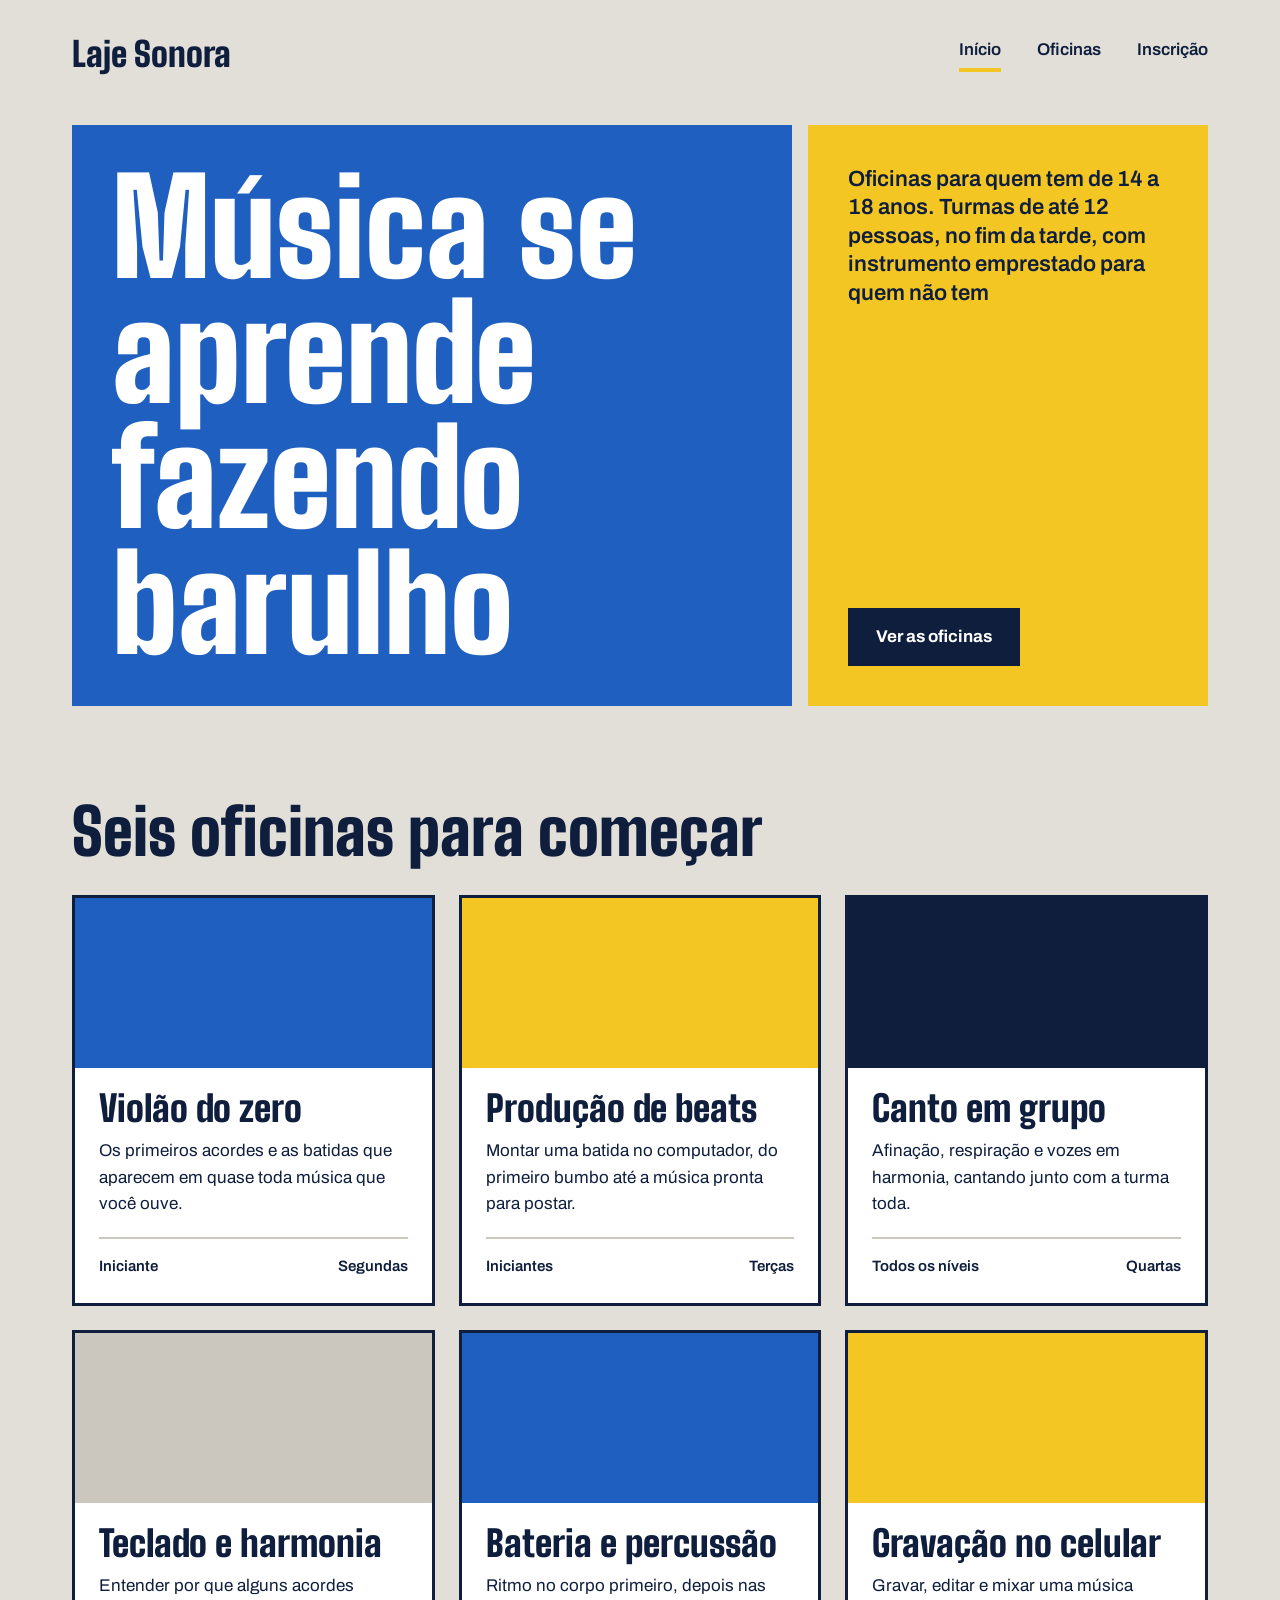
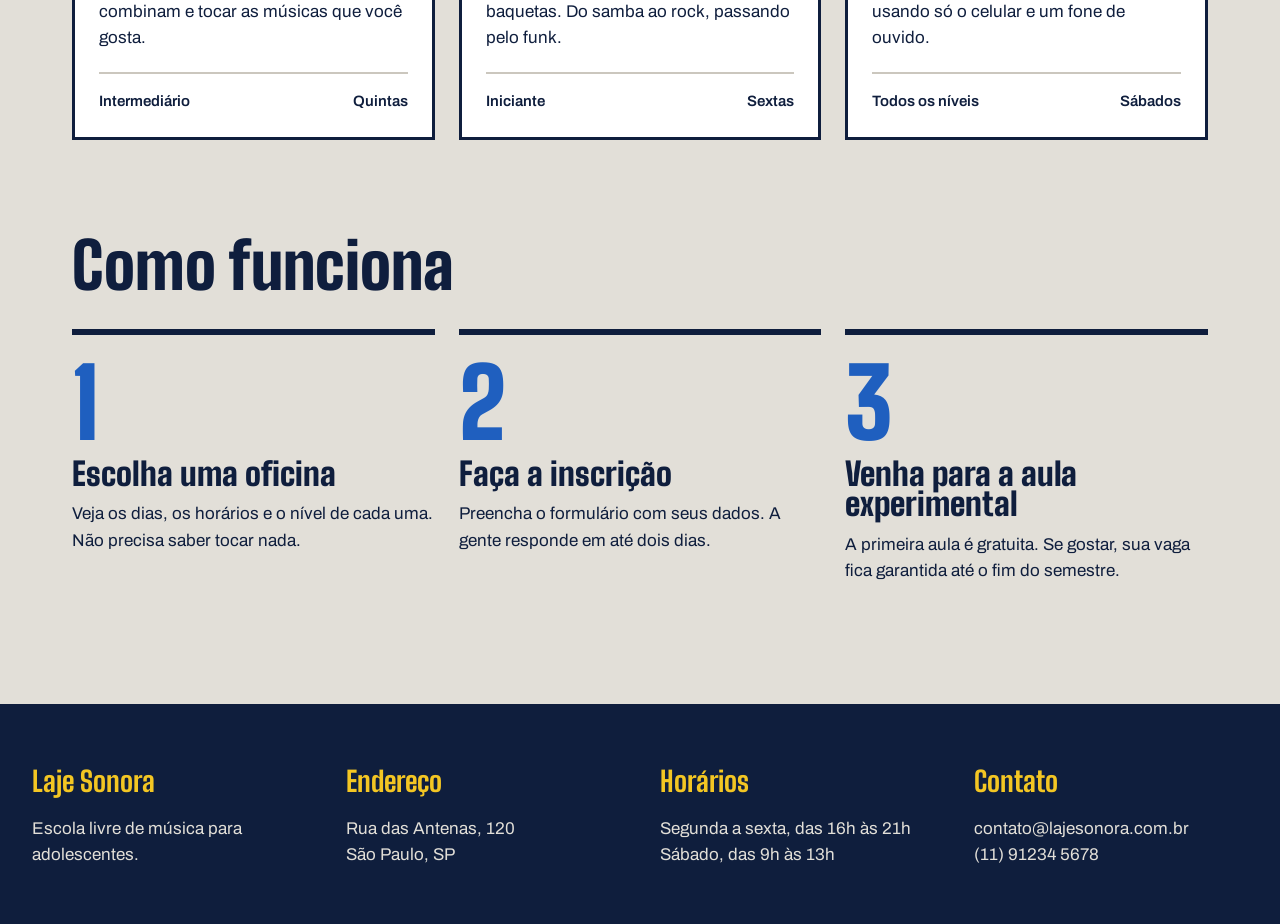
<file: index.html>
<!DOCTYPE html>
<html lang="pt-BR">
<head>
    <meta charset="UTF-8">
    <meta name="viewport" content="width=device-width, initial-scale=1.0">
<link rel="preconnect" href="https://fonts.googleapis.com">
<link rel="preconnect" href="https://fonts.gstatic.com" crossorigin>
<link href="https://fonts.googleapis.com/css2?family=Archivo:ital,wght@0,100..900;1,100..900&family=Big+Shoulders:opsz,wght@10..72,100..900&display=swap" rel="stylesheet">

    <link rel="stylesheet" href="index.css">
  
<title>Laje Sonora | Início</title>
</head>
<body>
    <header class="conteudo topo ">
        <a href="index.html" class="logo">Laje Sonora</a>

        <nav class="menu">
            <a href="index.html" class="atual">Início</a>
            <a href="oficinas.html">Oficinas</a>
            <a href="inscricao.html">Inscrição</a>
        </nav>
    </header>

        <main>
         <section class="conteudo cartazes"> 
            <div class="cartaz cartaz-principal ">
                <h1>Música se aprende fazendo barulho</h1>
            </div>    
            <div class="cartaz cartaz-lateral">
             <p>Oficinas para quem tem de 14 a 18 anos. Turmas de até 12 pessoas, no fim da tarde, com instrumento emprestado para quem não tem</p>
         <a href="oficinas.html" class="botao">Ver as oficinas</a>
            </div>
          </section>
          <section class="conteudo secao">
            <h2 class="titulo-secao">Seis oficinas para começar</h2>
           <div class="cards">
            <div class="cards">
   
                <article class="card">
                    <div class="foto foto-azul"></div>
                    <div class="card-texto">
                        <h3>Violão do zero</h3>
                        <p>Os primeiros acordes e as batidas que aparecem em quase toda música que você ouve.</p>
                        <div class="card-info">
                            <span>Iniciante</span>
                            <span>Segundas</span>
                        </div>
                    </div>
                </article>
            
               
                <article class="card">
                    <div class="foto foto-amarela"></div>
                    <div class="card-texto">
                        <h3>Produção de beats</h3>
                        <p>Montar uma batida no computador, do primeiro bumbo até a música pronta para postar.</p>
                        <div class="card-info">
                            <span>Iniciantes</span>
                            <span>Terças</span>
                        </div>
                    </div>
                </article>
            
               
                <article class="card">
                    <div class="foto foto-tinta"></div>
                    <div class="card-texto">
                        <h3>Canto em grupo</h3>
                        <p>Afinação, respiração e vozes em harmonia, cantando junto com a turma toda.</p>
                        <div class="card-info">
                            <span>Todos os níveis</span>
                            <span>Quartas</span>
                        </div>
                    </div>
                </article>
            
               
                <article class="card">
                    <div class="foto"></div>
                    <div class="card-texto">
                        <h3>Teclado e harmonia</h3>
                        <p>Entender por que alguns acordes combinam e tocar as músicas que você gosta.</p>
                        <div class="card-info">
                            <span>Intermediário</span>
                            <span>Quintas</span>
                        </div>
                    </div>
                </article>
            
            
                <article class="card">
                    <div class="foto foto-azul"></div>
                    <div class="card-texto">
                        <h3>Bateria e percussão</h3>
                        <p>Ritmo no corpo primeiro, depois nas baquetas. Do samba ao rock, passando pelo funk.</p>
                        <div class="card-info">
                            <span>Iniciante</span>
                            <span>Sextas</span>
                        </div>
                    </div>
                </article>
            
              
                <article class="card">
                    <div class="foto foto-amarela"></div>
                    <div class="card-texto">
                        <h3>Gravação no celular</h3>
                        <p>Gravar, editar e mixar uma música usando só o celular e um fone de ouvido.</p>
                        <div class="card-info">
                            <span>Todos os níveis</span>
                            <span>Sábados</span>
                        </div>
                    </div>
                </article>
            </div>
            
           </div>
          </section>
          <section class="conteudo secao">
         <h2 class="titulo-secao">Como funciona</h2>
        <div class="passos">

            <div class="passo">
                <p class="passo-numero">1</p>
                <h3>Escolha uma oficina</h3>
                <p>Veja os dias, os horários e o nível de cada uma. Não precisa saber tocar nada.</p>
            </div>

            <div class="passo">
                <p class="passo-numero">2</p>
                <h3>Faça a inscrição</h3>
                <p>Preencha o formulário com seus dados. A gente responde em até dois dias.</p>
            </div>

            <div class="passo">
                <p class="passo-numero">3</p>
                <h3>Venha para a aula experimental</h3>
                <p>A primeira aula é gratuita. Se gostar, sua vaga fica garantida até o fim do semestre.</p>
            </div>

         </div>
          </section>
        </main>
        <footer class="rodape">
            <div class="conteudo rodape-colunas">
                <div class="rodape-coluna">
                    <h4>Laje Sonora</h4>
                    <p>Escola livre de música para adolescentes.</p>
                </div>
            </div>
            <div class="conteudo rodape-colunas">
                <div class="rodape-coluna">
                    <h4>Endereço</h4>
                    <p>Rua das Antenas, 120 <br> São Paulo, SP</p>
                </div>
            </div>
            <div class="conteudo rodape-colunas">
                <div class="rodape-coluna">
                    <h4>Horários</h4>
                    <p>Segunda a sexta, das 16h às 21h <br> Sábado, das 9h às 13h</p>
                </div>
            </div>
            <div class="conteudo rodape-colunas">
                <div class="rodape-coluna">
                    <h4>Contato</h4>
                    <p>contato@lajesonora.com.br <br> (11) 91234 5678</p>
                </div>
            </div>


        </footer>
    
</body>
</html>
</file>
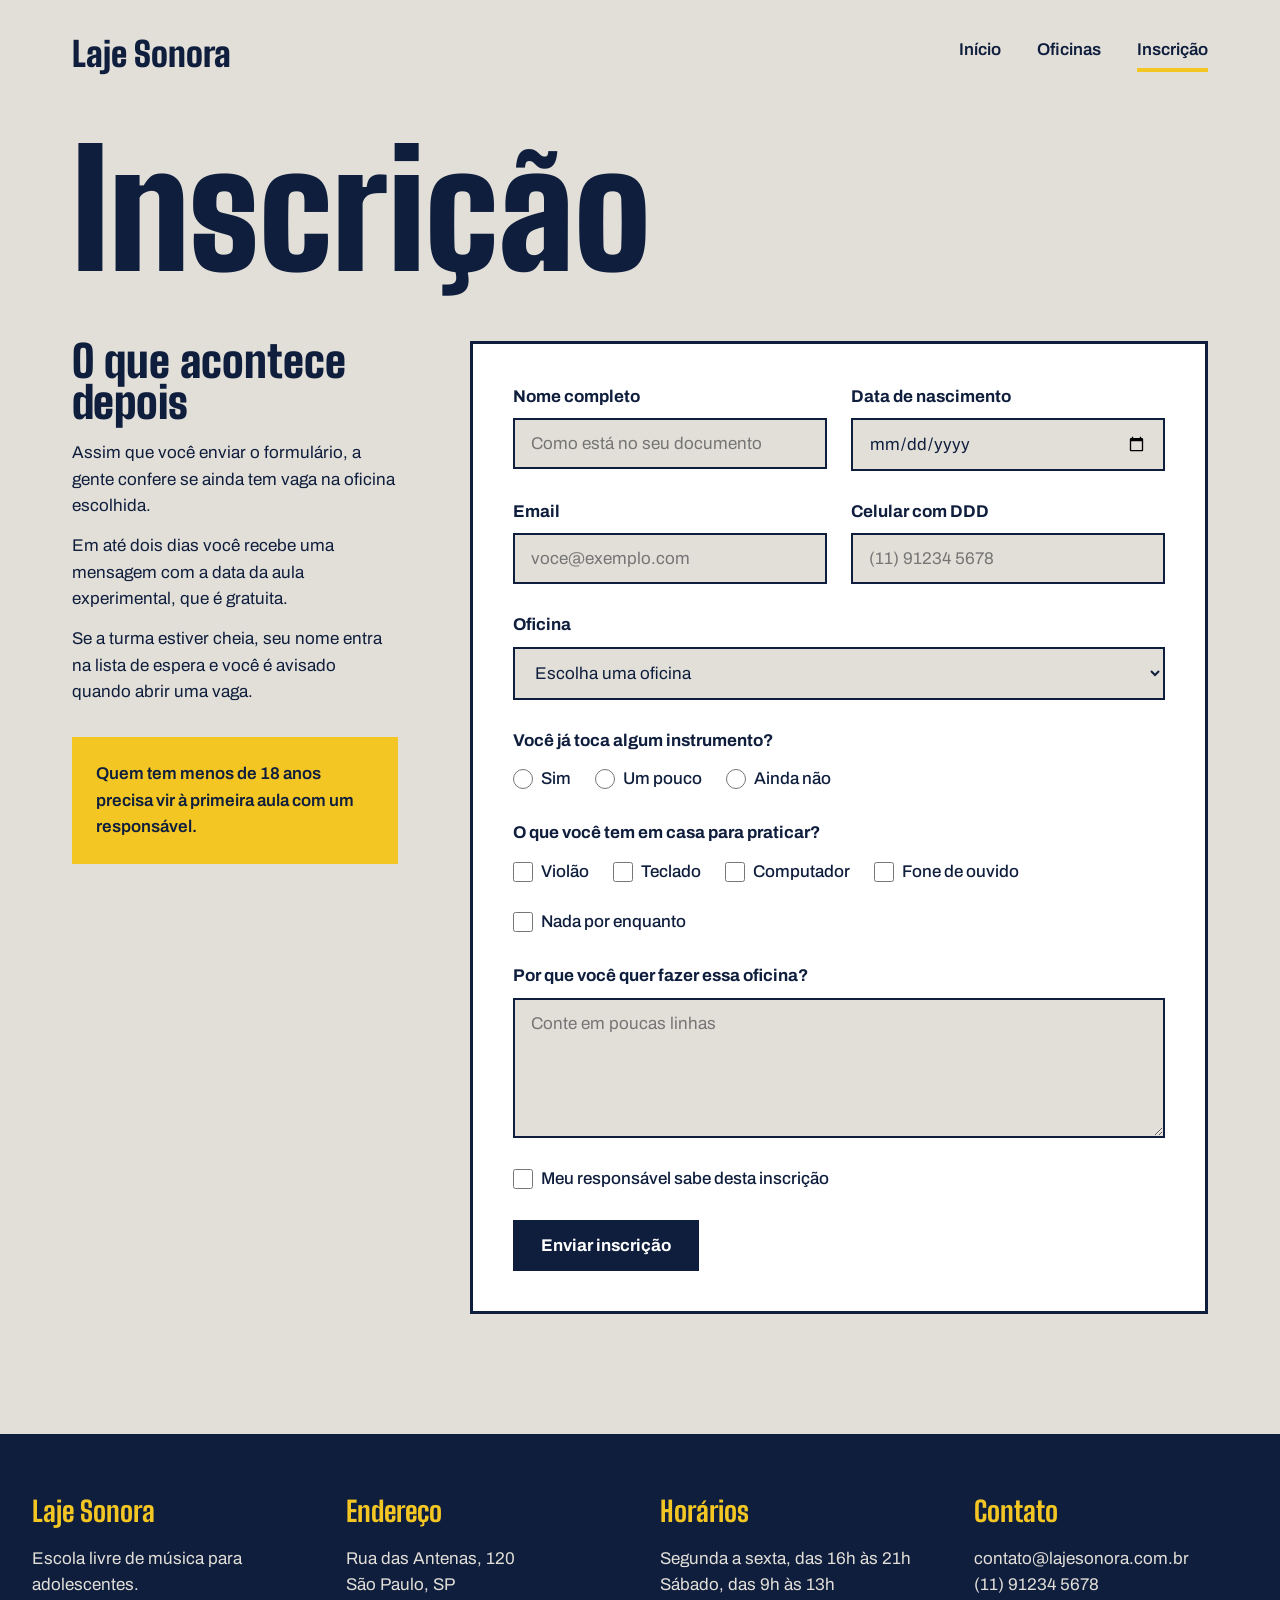
<file: inscricao.html>
<!DOCTYPE html>
<html lang="pt-br">
<head>
    <meta charset="UTF-8">
    <meta name="viewport" content="width=device-width, initial-scale=1.0">
    <link rel="preconnect" href="https://fonts.googleapis.com">
    <link rel="preconnect" href="https://fonts.gstatic.com" crossorigin>
    <link href="https://fonts.googleapis.com/css2?family=Archivo:ital,wght@0,100..900;1,100..900&family=Big+Shoulders:opsz,wght@10..72,100..900&display=swap" rel="stylesheet">

    <link rel="stylesheet" href="inscricao.css">
    <title>Laje Sonora | Inscrição</title>
</head>
<body>
    <header class="conteudo topo">
        <a href="index.html" class="logo">Laje Sonora</a>

        <nav class="menu">
            <a href="index.html">Início</a>
            <a href="oficinas.html">Oficinas</a>
            <a href="inscricao.html"class="atual">Inscrição</a>
        </nav>
    </header>

    <main class="conteudo">
        <h1 class="titulo-pagina">Inscrição</h1>
       <div class="inscricao">
        <section class="explicacao">
            <h2>O que acontece depois</h2>
            <p>Assim que você enviar o formulário, a gente confere se ainda tem vaga na oficina escolhida.</p>
        <p>Em até dois dias você recebe uma mensagem com a data da aula experimental, que é gratuita.</p>
       <p>Se a turma estiver cheia, seu nome entra na lista de espera e você é avisado quando abrir uma vaga.</p>
    <p class="aviso">Quem tem menos de 18 anos precisa vir à primeira aula com um responsável. </p>
    </section>
    <form action="#" method="post" class="formulario">
         <div class="linha">
            <div class="campo">
                <label for="nome">Nome completo</label>
                <input type="text" id="nome" name="nome" placeholder="Como está no seu documento" required>
            </div>
            <div class="campo">
                <label for="nascimento">Data de nascimento</label>
                <input type="date" id="nascimento" name="nascimento" required>
            </div>
        </div>
    <div class="linha">
            <div class="campo">
                <label for="email">Email</label>
                <input type="email" id="email" name="email" placeholder="voce@exemplo.com" required>
            </div>
            <div class="campo">
                <label for="telefone">Celular com DDD</label>
                <input type="tel" id="telefone" name="telefone" placeholder="(11) 91234 5678" required>
            </div>
        </div>
    <div class="campo">
            <label for="oficina">Oficina</label>
            <select id="oficina" name="oficina" required>
                <option value="">Escolha uma oficina</option>
                <option value="violao">Violão do zero</option>
                <option value="beats">Produção de beats</option>
                <option value="canto">Canto em grupo</option>
                <option value="teclado">Teclado e harmonia</option>
                <option value="bateria">Bateria e percussão</option>
                <option value="gravacao">Gravação no celular</option>
            </select>
        </div>
     <fieldset class="grupo">
            <legend>Você já toca algum instrumento?</legend>
            <div class="opcoes">
                <div class="opcao">
                    <input type="radio" id="tocaSim" name="toca" value="sim">
                    <label for="tocaSim">Sim</label>
                </div>
                <div class="opcao">
                    <input type="radio" id="tocaPouco" name="toca" value="pouco">
                    <label for="tocaPouco">Um pouco</label>
                </div>
                <div class="opcao">
                    <input type="radio" id="tocaNao" name="toca" value="nao">
                    <label for="tocaNao">Ainda não</label>
                </div>
            </div>
        </fieldset>
     <fieldset class="grupo">
            <legend>O que você tem em casa para praticar?</legend>
            <div class="opcoes">
                <div class="opcao">
                    <input type="checkbox" id="temViolao" name="tem" value="violao">
                    <label for="temViolao">Violão</label>
                </div>
                <div class="opcao">
                    <input type="checkbox" id="temTeclado" name="tem" value="teclado">
                    <label for="temTeclado">Teclado</label>
                </div>
                <div class="opcao">
                    <input type="checkbox" id="temComputador" name="tem" value="computador">
                    <label for="temComputador">Computador</label>
                </div>
                <div class="opcao">
                    <input type="checkbox" id="temFone" name="tem" value="fone">
                    <label for="temFone">Fone de ouvido</label>
                </div>
                <div class="opcao">
                    <input type="checkbox" id="temNada" name="tem" value="nada">
                    <label for="temNada">Nada por enquanto</label>
                </div>
            </div>
        </fieldset>
    <div class="campo">
            <label for="motivo">Por que você quer fazer essa oficina?</label>
            <textarea id="motivo" name="motivo" placeholder="Conte em poucas linhas"></textarea>
        </div>
    <div class="opcao">
            <input type="checkbox" id="responsavel" name="responsavel" required>
            <label for="responsavel">Meu responsável sabe desta inscrição</label>
        </div>
     <div>
            <button type="submit" class="botao">Enviar inscrição</button>
        </div>
    </form>
    
       </div> 
    </main>
<footer class="rodape">
        <div class="conteudo rodape-colunas">
            <div class="rodape-coluna">
                <h4>Laje Sonora</h4>
                <p>Escola livre de música para adolescentes.</p>
            </div>
        </div>
        <div class="conteudo rodape-colunas">
            <div class="rodape-coluna">
                <h4>Endereço</h4>
                <p>Rua das Antenas, 120 <br> São Paulo, SP</p>
            </div>
        </div>
        <div class="conteudo rodape-colunas">
            <div class="rodape-coluna">
                <h4>Horários</h4>
                <p>Segunda a sexta, das 16h às 21h <br> Sábado, das 9h às 13h</p>
            </div>
        </div>
        <div class="conteudo rodape-colunas">
            <div class="rodape-coluna">
                <h4>Contato</h4>
                <p>contato@lajesonora.com.br <br> (11) 91234 5678</p>
            </div>
        </div>
    </footer>
</body>
</html>
</file>
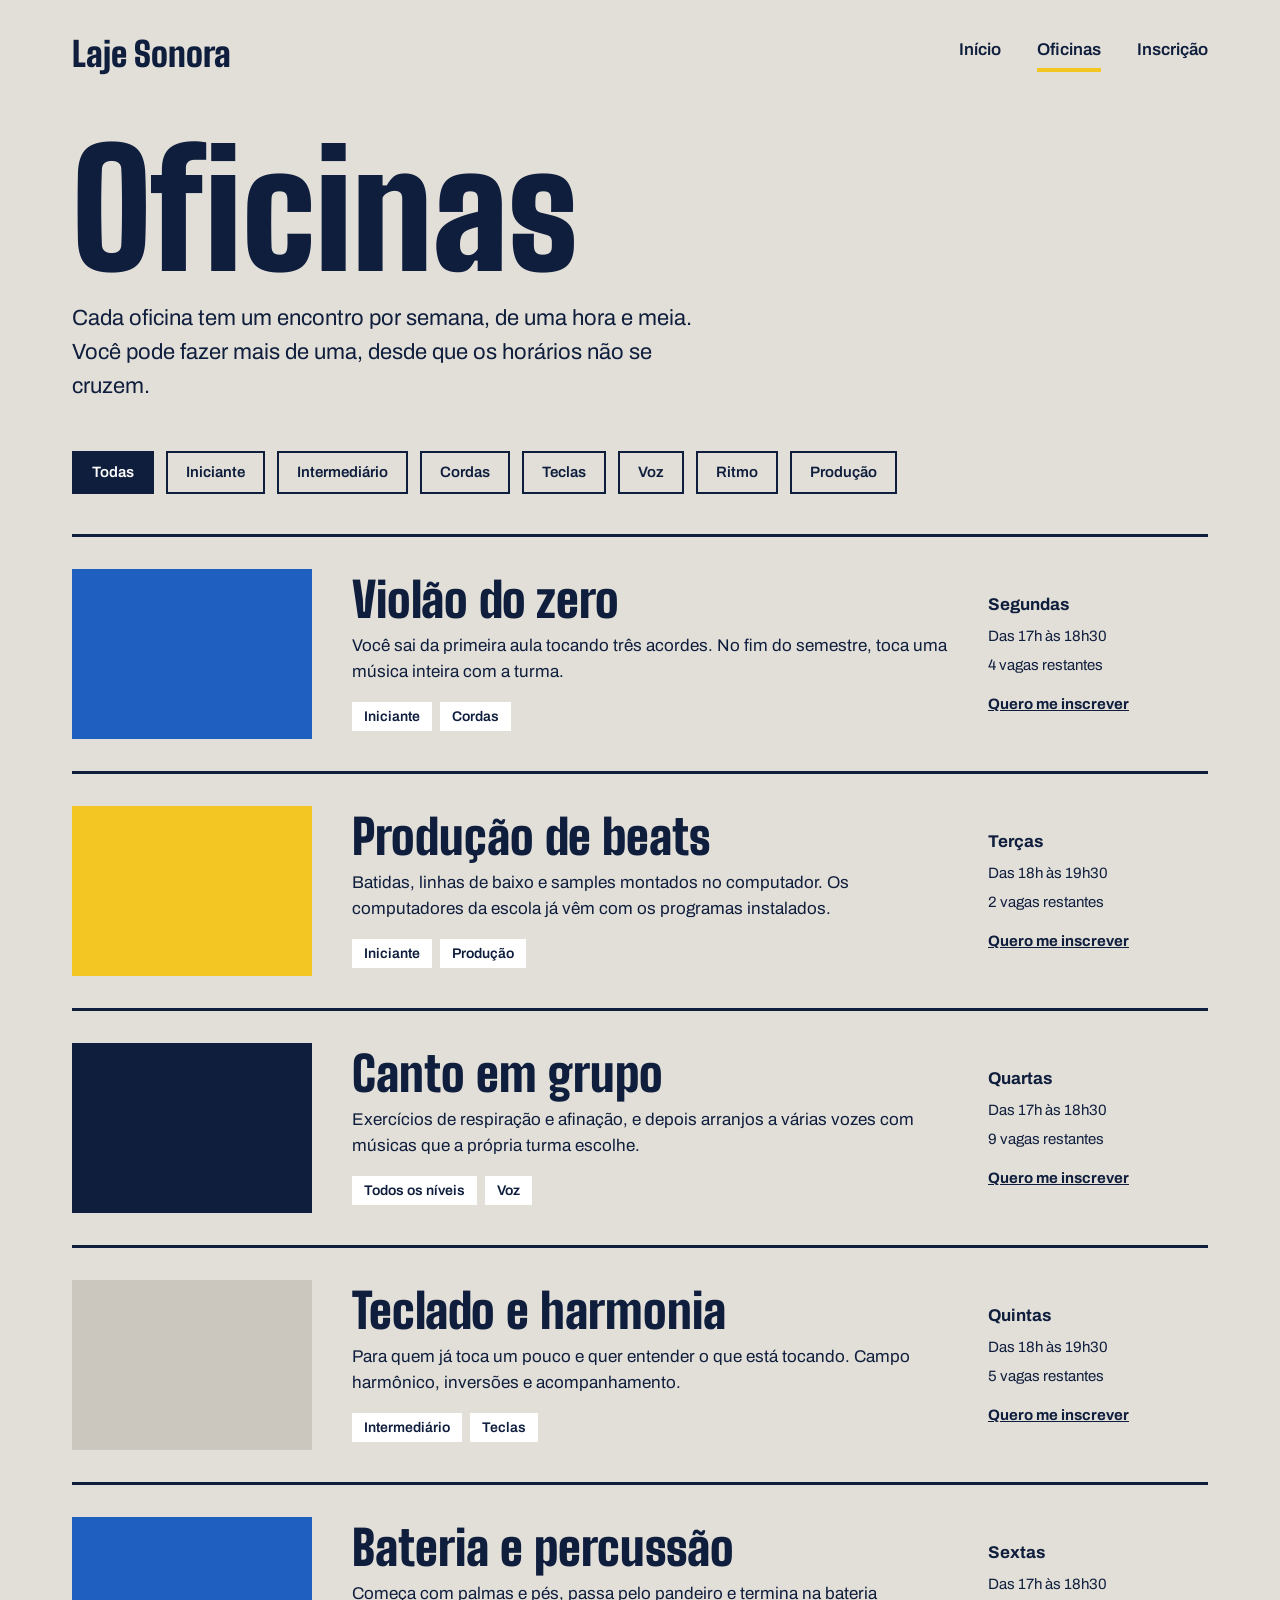
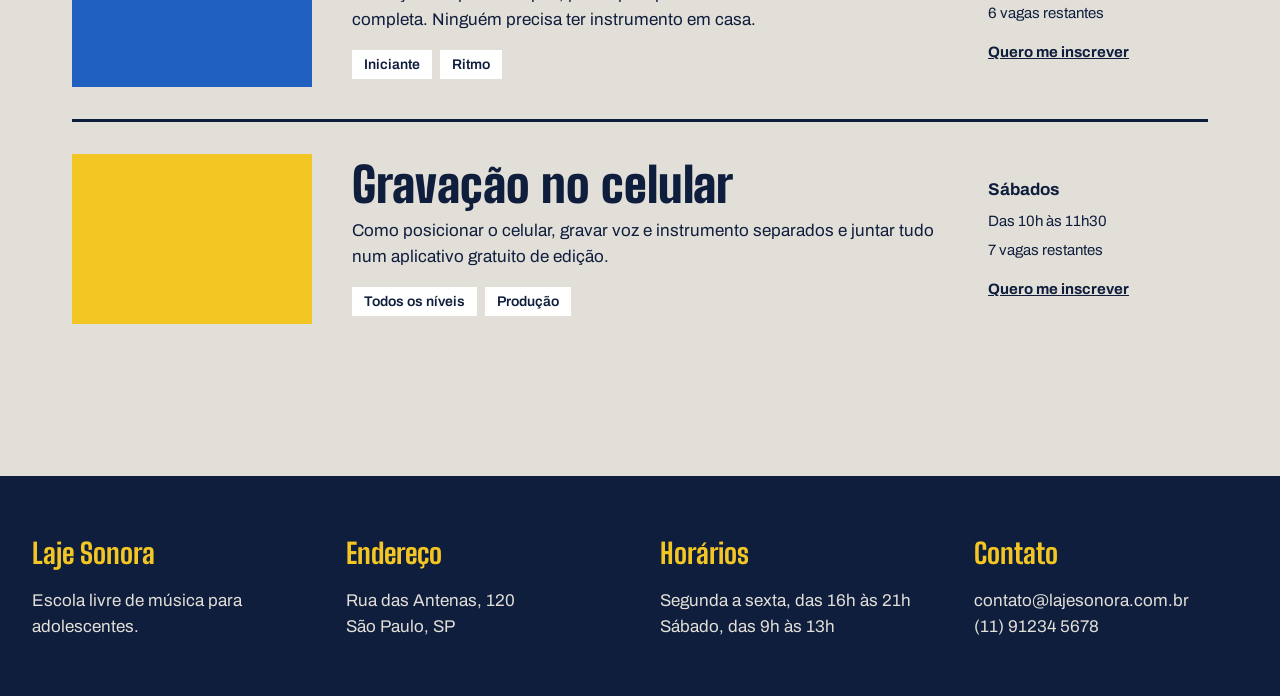
<file: oficinas.html>
<!DOCTYPE html>
<html lang="pt-br">
<head>
    <meta charset="UTF-8">
    <meta name="viewport" content="width=device-width, initial-scale=1.0">
    <link rel="preconnect" href="https://fonts.googleapis.com">
    <link rel="preconnect" href="https://fonts.gstatic.com" crossorigin>
    <link href="https://fonts.googleapis.com/css2?family=Archivo:ital,wght@0,100..900;1,100..900&family=Big+Shoulders:opsz,wght@10..72,100..900&display=swap" rel="stylesheet">

    <link rel="stylesheet" href="oficinas.css">
    <title>Laje Sonora | Oficinas</title>
</head>
<body>
    <header class="conteudo topo">
        <a href="index.html" class="logo">Laje Sonora</a>

        <nav class="menu">
            <a href="index.html">Início</a>
            <a href="oficinas.html" class="atual">Oficinas</a>
            <a href="inscricao.html">Inscrição</a>
        </nav>
    </header>

    <main class="conteudo">
        <h1 class="titulo-pagina">Oficinas</h1>
        <p class="subtitulo-pagina">Cada oficina tem um encontro por semana, de uma hora e meia. Você pode fazer mais de uma, desde que os horários não se cruzem.</p>

        <div class="filtros">
            <span class="filtro ativo">Todas</span>
            <span class="filtro">Iniciante</span>
            <span class="filtro">Intermediário</span>
            <span class="filtro">Cordas</span>
            <span class="filtro">Teclas</span>
            <span class="filtro">Voz</span>
            <span class="filtro">Ritmo</span>
            <span class="filtro">Produção</span>
        </div>

        <div class="lista">
            <article class="oficina">
                <div class="foto foto-azul"></div>
                <div class="oficina-texto">
                    <h2>Violão do zero</h2>
                    <p>Você sai da primeira aula tocando três acordes. No fim do semestre, toca uma música inteira com a turma.</p>
                    <div class="etiquetas">
                        <span class="etiqueta">Iniciante</span>
                        <span class="etiqueta">Cordas</span>
                    </div>
                </div>
                <div class="oficina-detalhes">
                    <strong>Segundas</strong>
                    <span>Das 17h às 18h30</span>
                    <span>4 vagas restantes</span>
                    <a href="inscricao.html">Quero me inscrever</a>
                </div>
            </article>

            <article class="oficina">
                <div class="foto foto-amarela"></div>
                <div class="oficina-texto">
                    <h2>Produção de beats</h2>
                    <p>Batidas, linhas de baixo e samples montados no computador. Os computadores da escola já vêm com os programas instalados.</p>
                    <div class="etiquetas">
                        <span class="etiqueta">Iniciante</span>
                        <span class="etiqueta">Produção</span>
                    </div>
                </div>
                <div class="oficina-detalhes">
                    <strong>Terças</strong>
                    <span>Das 18h às 19h30</span>
                    <span>2 vagas restantes</span>
                    <a href="inscricao.html">Quero me inscrever</a>
                </div>
            </article>

            <article class="oficina">
                <div class="foto foto-tinta"></div>
                <div class="oficina-texto">
                    <h2>Canto em grupo</h2>
                    <p>Exercícios de respiração e afinação, e depois arranjos a várias vozes com músicas que a própria turma escolhe.</p>
                    <div class="etiquetas">
                        <span class="etiqueta">Todos os níveis</span>
                        <span class="etiqueta">Voz</span>
                    </div>
                </div>
                <div class="oficina-detalhes">
                    <strong>Quartas</strong>
                    <span>Das 17h às 18h30</span>
                    <span>9 vagas restantes</span>
                    <a href="inscricao.html">Quero me inscrever</a>
                </div>
            </article>

            <article class="oficina">
                <div class="foto"></div>
                <div class="oficina-texto">
                    <h2>Teclado e harmonia</h2>
                    <p>Para quem já toca um pouco e quer entender o que está tocando. Campo harmônico, inversões e acompanhamento.</p>
                    <div class="etiquetas">
                        <span class="etiqueta">Intermediário</span>
                        <span class="etiqueta">Teclas</span>
                    </div>
                </div>
                <div class="oficina-detalhes">
                    <strong>Quintas</strong>
                    <span>Das 18h às 19h30</span>
                    <span>5 vagas restantes</span>
                    <a href="inscricao.html">Quero me inscrever</a>
                </div>
            </article>

            <article class="oficina">
                <div class="foto foto-azul"></div>
                <div class="oficina-texto">
                    <h2>Bateria e percussão</h2>
                    <p>Começa com palmas e pés, passa pelo pandeiro e termina na bateria completa. Ninguém precisa ter instrumento em casa.</p>
                    <div class="etiquetas">
                        <span class="etiqueta">Iniciante</span>
                        <span class="etiqueta">Ritmo</span>
                    </div>
                </div>
                <div class="oficina-detalhes">
                    <strong>Sextas</strong>
                    <span>Das 17h às 18h30</span>
                    <span>6 vagas restantes</span>
                    <a href="inscricao.html">Quero me inscrever</a>
                </div>
            </article>

            <article class="oficina">
                <div class="foto foto-amarela"></div>
                <div class="oficina-texto">
                    <h2>Gravação no celular</h2>
                    <p>Como posicionar o celular, gravar voz e instrumento separados e juntar tudo num aplicativo gratuito de edição.</p>
                    <div class="etiquetas">
                        <span class="etiqueta">Todos os níveis</span>
                        <span class="etiqueta">Produção</span>
                    </div>
                </div>
                <div class="oficina-detalhes">
                    <strong>Sábados</strong>
                    <span>Das 10h às 11h30</span>
                    <span>7 vagas restantes</span>
                    <a href="inscricao.html">Quero me inscrever</a>
                </div>
            </article>
        </div>
    </main>

    <footer class="rodape">
        <div class="conteudo rodape-colunas">
            <div class="rodape-coluna">
                <h4>Laje Sonora</h4>
                <p>Escola livre de música para adolescentes.</p>
            </div>
        </div>
        <div class="conteudo rodape-colunas">
            <div class="rodape-coluna">
                <h4>Endereço</h4>
                <p>Rua das Antenas, 120 <br> São Paulo, SP</p>
            </div>
        </div>
        <div class="conteudo rodape-colunas">
            <div class="rodape-coluna">
                <h4>Horários</h4>
                <p>Segunda a sexta, das 16h às 21h <br> Sábado, das 9h às 13h</p>
            </div>
        </div>
        <div class="conteudo rodape-colunas">
            <div class="rodape-coluna">
                <h4>Contato</h4>
                <p>contato@lajesonora.com.br <br> (11) 91234 5678</p>
            </div>
        </div>
    </footer>
</body>
</html>
</file>
<file: index.css>
* {
    margin: 0;
    padding: 0;
    box-sizing: border-box;
  }

  :root {
    --concreto: #E2DFD8;
    --concreto-escuro: #CBC7BE;
    --tinta: #0F1E3D;
    --caixa-dagua: #1F5FBF;
    --fita: #F3C623;
    --branco: #FFFFFF;

    --fonte-cartaz: 'Big Shoulders', 'Arial Narrow', sans-serif;
    --fonte-texto: 'Archivo', Arial, sans-serif;
  }
  
  body {
    background-color: var(--concreto);
    color: var(--tinta);
    font-family: var(--fonte-texto);
    font-size: 17px;
    line-height: 1.55;
  }
  
  
a {
  color: inherit;
}


h1, h2, h3 {
  font-family: var(--fonte-cartaz);
  font-weight: 900;
  line-height: 0.95;
}


.conteudo {
  max-width: 1200px;
  margin-inline: auto;
  padding-inline: 32px;
}

.topo {
    padding-block: 28px;
    display: flex;
    justify-content: space-between;
    align-items: center;
}

.logo {
    font-family: var(--fonte-cartaz);
    font-size: 34px;
    font-weight: 900;
    text-decoration: none;
}

.menu {
    display: flex;
    gap: 36px;
}

.menu a {
    font-weight: 600;
    text-decoration: none;
    padding-bottom: 4px;
    border-bottom: 4px solid transparent;
}

.menu a:hover {
    border-bottom-color: var(--tinta);
}

.menu a.atual {
    border-bottom-color: var(--fita);
}

.cartazes {
  margin-top: 16px;
  display: flex;
  gap: 16px;
}

.cartaz {
  padding: 40px;
  box-sizing: border-box;
}

.cartaz-principal {
  background-color: var(--caixa-dagua);
  color: var(--branco);
  flex: 2;
  min-width: 0;
}

.cartaz-principal h1 {
  font-size: 132px;
  max-width: 9ch;
  overflow-wrap: break-word;
}

.cartaz-lateral {
  background-color: var(--fita);
  flex: 1;
  display: flex;
  flex-direction: column;
  justify-content: space-between;
  gap: 32px;
  align-items: flex-start
}
.cartaz-lateral p{
  font-size: 22px;
  font-weight: 600;
  line-height: 1.3;
}
.botao{
  background-color: var(--tinta);
  color: var(--branco);
  font-weight: 700;
  text-decoration: none;
  padding: 16px 28px;
  border: none;
  font-family: var(--fonte-texto);
  font-size: 17px;
  cursor: pointer;
}

.botao:hover{
  background-color: var(--caixa-dagua);
}
.secao {
  margin-top: 96px;
}

.titulo-secao {
  font-size: 64px;
  margin-bottom: 32px;
}

.cards {
  display: flex;
  flex-wrap: wrap;
  gap: 24px;
}

.card {
  background-color: white;
   border: 3px solid var(--tinta);
   flex: 1 1 340px;
}
.card .foto {
  height: 170px;
}
.foto {
  background-color: var(--concreto-escuro);
}

.foto-azul {
  background-color: var(--caixa-dagua);
}

.foto-amarela {
  background-color: var(--fita);
}

.foto-tinta {
  background-color: var(--tinta);
}

.card-texto {
  padding: 24px;
}

.card h3 {
  font-size: 36px;
  margin-bottom: 12px;
}

.card-info {
  display: flex;
  justify-content: space-between;
  margin-top: 20px;
  padding-top: 16px;
  border-top: 2px solid var(--concreto-escuro);
  font-weight: 600;
  font-size: 15px;
}

.passos {
  display: flex;
  gap: 24px;
}

.passo {
  flex: 1;
  border-top: 6px solid var(--tinta);
  padding-top: 20px;
}

.passo-numero {
  font-family: var(--fonte-cartaz);
  font-size: 96px;
  font-weight: 900;
  line-height: 1;
  color: var(--caixa-dagua);
}

.passo h3 {
  font-size: 32px;
  margin-block: 8px 12px;
}

.rodape {
  display: flex;
  gap: 40px;
  margin-top: 120px;
  padding: 56px 32px;
  background-color: var(--tinta);
  color: var(--concreto);
}

.rodape-colunas {
  flex: 1;
  margin-inline: 0;
  padding-inline: 0;
}

.rodape-coluna {
  flex: 1;
}

@media (max-width: 800px) {
  .cartazes,
  .passos {
    flex-direction: column;
  }

  .rodape {
    flex-direction: column;
  }

  .rodape-colunas {
    flex-direction: column;
  }

  .cartaz-principal h1 {
    font-size: 84px;
  }
}

.rodape h4 {
  font-family: var(--fonte-cartaz);
  font-size: 28px;
  color: var(--fita);
  margin-bottom: 12px;
}
</file>
<file: inscricao.css>
* {
  margin: 0;
  padding: 0;
  box-sizing: border-box;
}

:root {
  --concreto: #E2DFD8;
  --concreto-escuro: #CBC7BE;
  --tinta: #0F1E3D;
  --caixa-dagua: #1F5FBF;
  --fita: #F3C623;
  --branco: #FFFFFF;

  --fonte-cartaz: 'Big Shoulders', 'Arial Narrow', sans-serif;
  --fonte-texto: 'Archivo', Arial, sans-serif;
}

body {
  background-color: var(--concreto);
  color: var(--tinta);
  font-family: var(--fonte-texto);
  font-size: 17px;
  line-height: 1.55;
}

a {
  color: inherit;
}

h1, h2, h3 {
  font-family: var(--fonte-cartaz);
  font-weight: 900;
  line-height: 0.95;
}

.conteudo {
  max-width: 1200px;
  margin-inline: auto;
  padding-inline: 32px;
}

.topo {
  padding-block: 28px;
  display: flex;
  justify-content: space-between;
  align-items: center;
}

.logo {
  font-family: var(--fonte-cartaz);
  font-size: 34px;
  font-weight: 900;
  text-decoration: none;
}

.menu {
  display: flex;
  gap: 36px;
}

.menu a {
  font-weight: 600;
  text-decoration: none;
  padding-bottom: 4px;
  border-bottom: 4px solid transparent;
}

.menu a:hover {
  border-bottom-color: var(--tinta);
}

.menu a.atual {
  border-bottom-color: var(--fita);
}

.rodape {
  display: flex;
  gap: 40px;
  margin-top: 120px;
  padding: 56px 32px;
  background-color: var(--tinta);
  color: var(--concreto);
}

.rodape-colunas {
  flex: 1;
  margin-inline: 0;
  padding-inline: 0;
}

.rodape-coluna {
  flex: 1;
}

.rodape h4 {
  font-family: var(--fonte-cartaz);
  font-size: 28px;
  color: var(--fita);
  margin-bottom: 12px;
}

.titulo-pagina {
  font-size: 160px;
  margin-top: 24px;
}

.inscricao {
  margin-top: 56px;
  display: flex;
  gap: 72px;
}

.explicacao {
  flex: 1;
}

.explicacao h2 {
  font-size: 44px;
  margin-bottom: 16px;
}

.explicacao p + p {
  margin-top: 14px;
}

.explicacao .aviso {
  margin-top: 32px;
  padding: 24px;
  background-color: var(--fita);
  font-weight: 600;
}

.formulario {
  flex: 2;
  display: flex;
  flex-direction: column;
  gap: 28px;
  background-color: var(--branco);
  border: 3px solid var(--tinta);
  padding: 40px;
}

.linha {
  display: flex;
  gap: 24px;
}

.campo {
  flex: 1;
  display: flex;
  flex-direction: column;
  gap: 8px;
}

.grupo legend {
  margin-bottom: 12px;
}

.opcoes {
  display: flex;
  flex-wrap: wrap;
  gap: 24px;
}

.opcao {
  display: flex;
  align-items: center;
  gap: 8px;
}

.formulario label,
.formulario legend {
  font-weight: 700;
}

.formulario fieldset {
  border: none;
}

.formulario input[type="text"],
.formulario input[type="email"],
.formulario input[type="tel"],
.formulario input[type="date"],
.formulario select,
.formulario textarea {
  width: 100%;
  padding: 14px 16px;
  border: 2px solid var(--tinta);
  background-color: var(--concreto);
  font-family: var(--fonte-texto);
  font-size: 17px;
  color: var(--tinta);
}

.formulario input:focus,
.formulario select:focus,
.formulario textarea:focus {
  outline: 3px solid var(--caixa-dagua);
  outline-offset: 2px;
  background-color: var(--branco);
}

.formulario textarea {
  height: 140px;
  resize: vertical;
}

.formulario .opcao label {
  font-weight: 500;
}

.formulario input[type="radio"],
.formulario input[type="checkbox"] {
  width: 20px;
  height: 20px;
  accent-color: var(--caixa-dagua);
}

.botao {
  background-color: var(--tinta);
  color: var(--branco);
  font-weight: 700;
  text-decoration: none;
  padding: 16px 28px;
  border: none;
  font-family: var(--fonte-texto);
  font-size: 17px;
  cursor: pointer;
}

.botao:hover {
  background-color: var(--caixa-dagua);
}

@media (max-width: 800px) {
  .inscricao,
  .linha {
    flex-direction: column;
  }

  .rodape {
    flex-direction: column;
  }

  .rodape-colunas {
    flex-direction: column;
  }

  .titulo-pagina {
    font-size: 96px;
  }
}
</file>
<file: oficinas.css>
* {
    margin: 0;
    padding: 0;
    box-sizing: border-box;
  }

  :root {
    --concreto: #E2DFD8;
    --concreto-escuro: #CBC7BE;
    --tinta: #0F1E3D;
    --caixa-dagua: #1F5FBF;
    --fita: #F3C623;
    --branco: #FFFFFF;

    --fonte-cartaz: 'Big Shoulders', 'Arial Narrow', sans-serif;
    --fonte-texto: 'Archivo', Arial, sans-serif;
  }
  
  body {
    background-color: var(--concreto);
    color: var(--tinta);
    font-family: var(--fonte-texto);
    font-size: 17px;
    line-height: 1.55;
  }
  
  
a {
  color: inherit;
}


h1, h2, h3 {
  font-family: var(--fonte-cartaz);
  font-weight: 900;
  line-height: 0.95;
}


.conteudo {
  max-width: 1200px;
  margin-inline: auto;
  padding-inline: 32px;
}

.topo {
    padding-block: 28px;
    display: flex;
    justify-content: space-between;
    align-items: center;
}

.logo {
    font-family: var(--fonte-cartaz);
    font-size: 34px;
    font-weight: 900;
    text-decoration: none;
}

.menu {
    display: flex;
    gap: 36px;
}

.menu a {
    font-weight: 600;
    text-decoration: none;
    padding-bottom: 4px;
    border-bottom: 4px solid transparent;
}

.menu a:hover {
    border-bottom-color: var(--tinta);
}

.menu a.atual {
    border-bottom-color: var(--fita);
}

.rodape {
  display: flex;
  gap: 40px;
  margin-top: 120px;
  padding: 56px 32px;
  background-color: var(--tinta);
  color: var(--concreto);
}

.rodape-colunas {
  flex: 1;
  margin-inline: 0;
  padding-inline: 0;
}

.rodape-coluna {
  flex: 1;
}

.rodape h4 {
  font-family: var(--fonte-cartaz);
  font-size: 28px;
  color: var(--fita);
  margin-bottom: 12px;
}

.foto {
  background-color: var(--concreto-escuro);
}

.foto-azul {
  background-color: var(--caixa-dagua);
}

.foto-amarela {
  background-color: var(--fita);
}

.foto-tinta {
  background-color: var(--tinta);
}
.titulo-pagina {
  font-size: 160px;
  margin-top: 24px;
}

.subtitulo-pagina {
  font-size: 22px;
  max-width: 640px;
  margin-top: 16px;
}

.filtros {
  margin-top: 48px;
  display: flex;
  flex-wrap: wrap;
  gap: 12px;
}

.filtro {
  border: 2px solid var(--tinta);
  padding: 8px 18px;
  font-weight: 600;
  font-size: 15px;
}

.filtro.ativo {
  background-color: var(--tinta);
  color: white;
}

.lista {
  margin-top: 40px;
}

.oficina {
  padding: 32px 0;
  border-top: 3px solid var(--tinta);
  display: flex;
  align-items: center;
  gap: 40px;
}

.oficina .foto {
  width: 240px;
  height: 170px;
  flex-shrink: 0;
}

.oficina-texto {
  flex: 1;
}

.oficina h2 {
  font-size: 48px;
  margin-bottom: 10px;
}

.etiquetas {
  margin-top: 16px;
  display: flex;
  gap: 8px;
}

.etiqueta {
  background-color: white;
  padding: 4px 12px;
  font-size: 14px;
  font-weight: 600;
}

.oficina-detalhes {
  width: 220px;
  font-size: 15px;
  display: flex;
  flex-direction: column;
  gap: 6px;
}

.oficina-detalhes strong {
  font-size: 17px;
}

.oficina-detalhes a {
  margin-top: 10px;
  font-weight: 700;
}

@media (max-width: 800px) {
  .oficina,
  .rodape-colunas {
    flex-direction: column;
    align-items: stretch;
  }

  .rodape {
    flex-direction: column;
  }

  .titulo-pagina {
    font-size: 96px;
  }

  .oficina .foto,
  .oficina-detalhes {
    width: 100%;
  }
}
</file>
